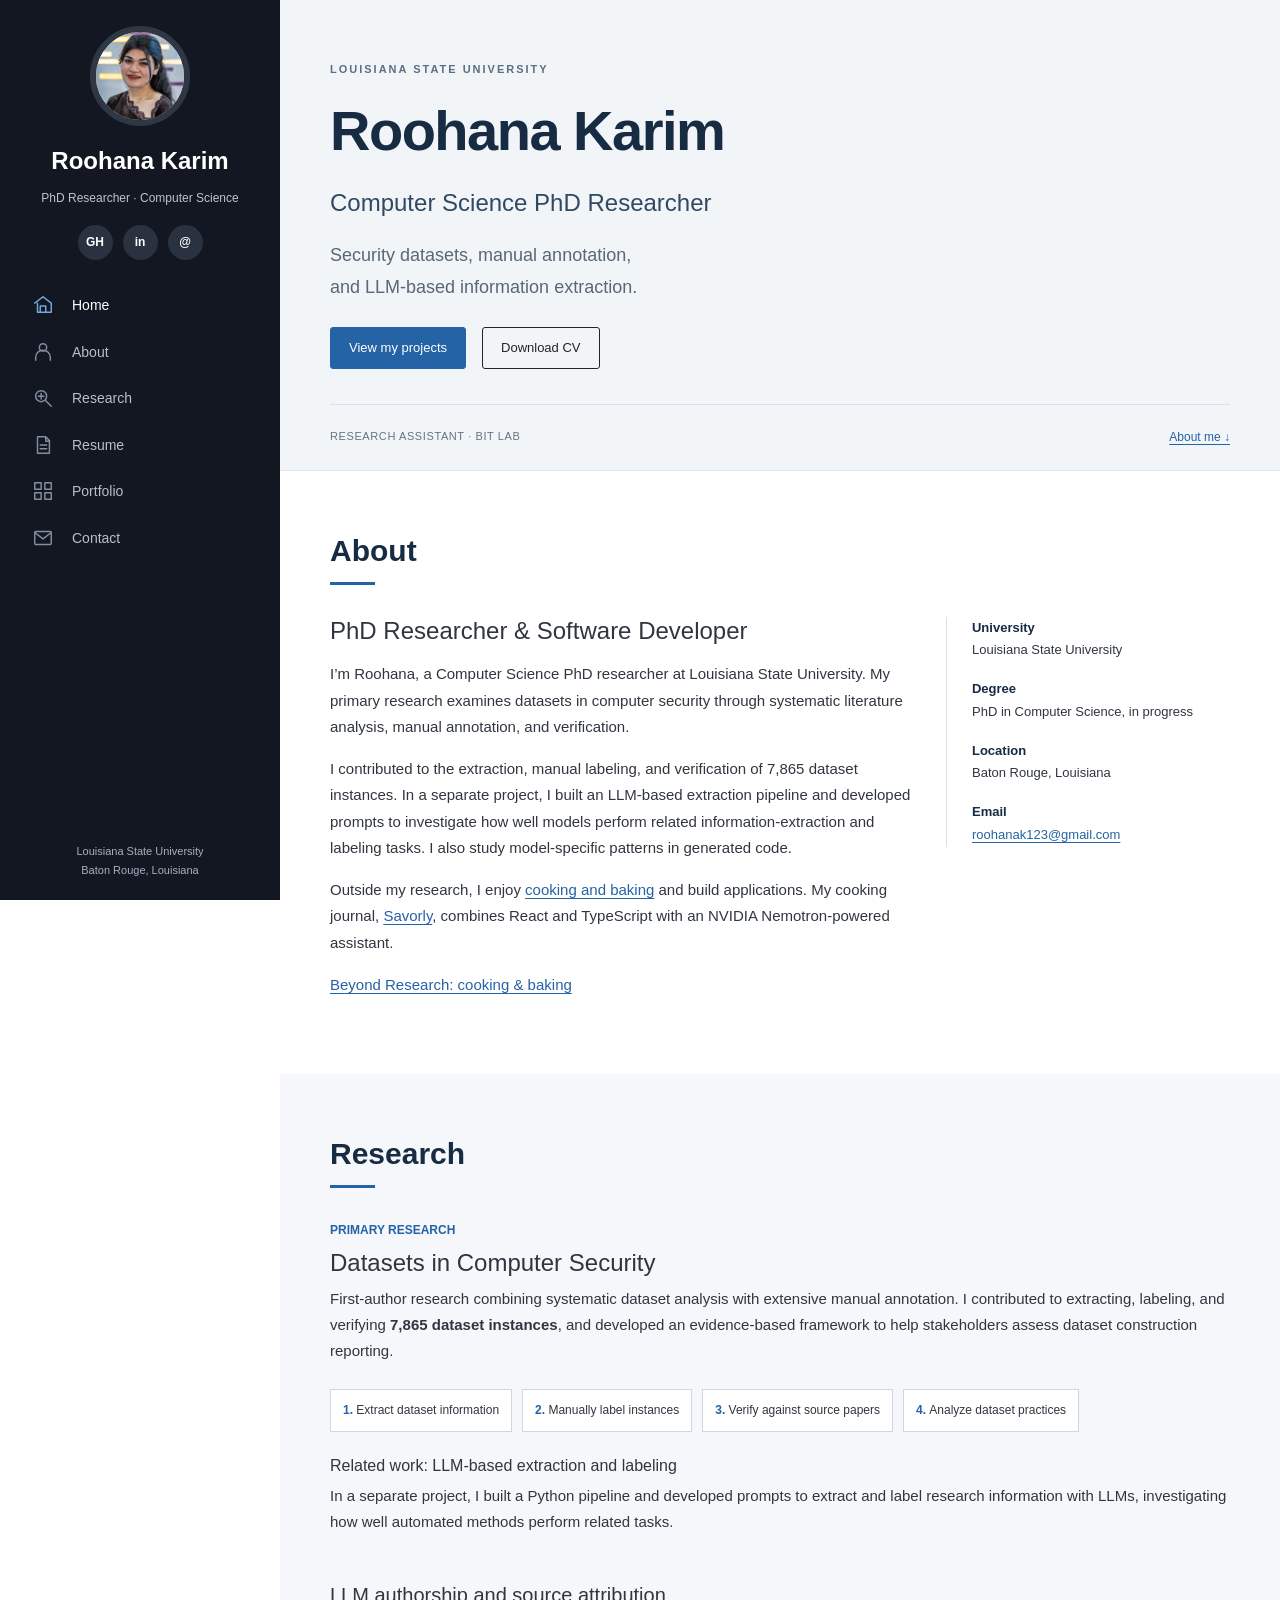
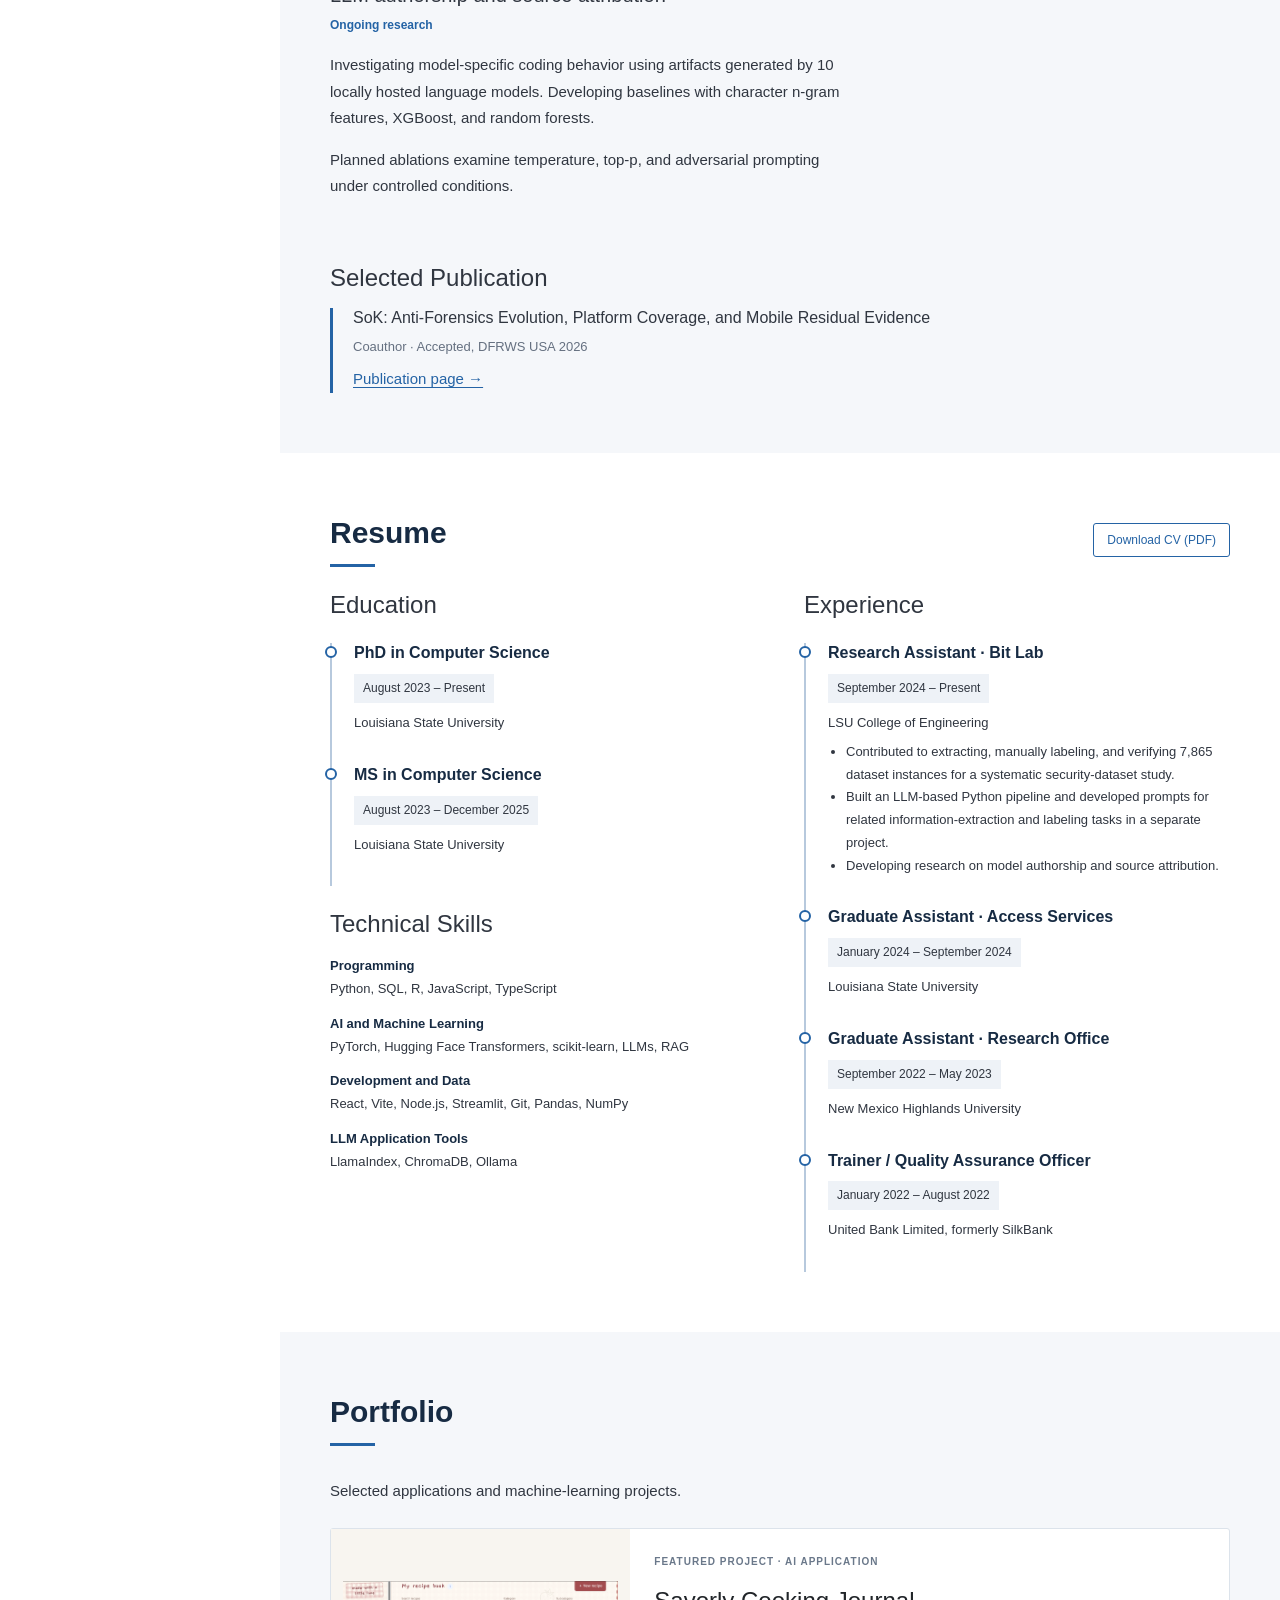
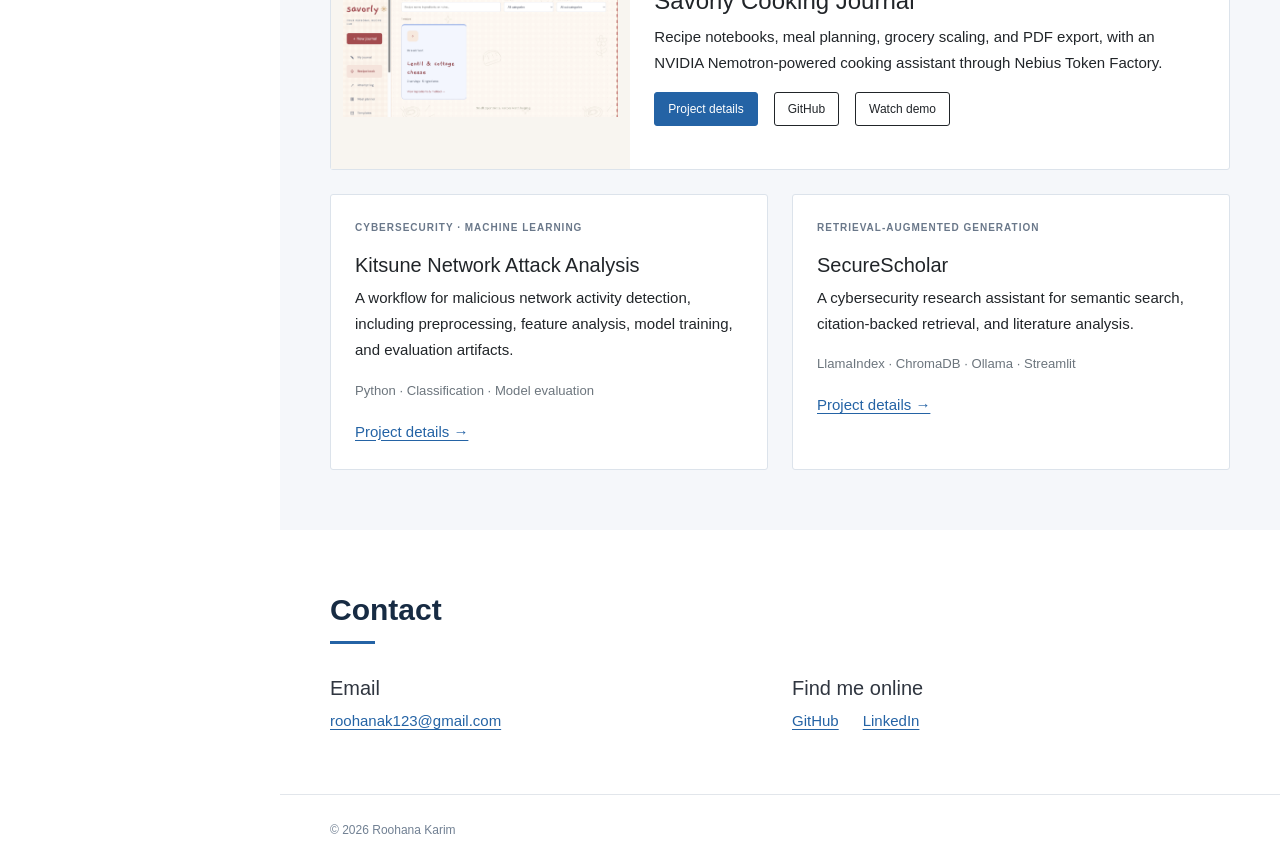
<file: index.html>
<!doctype html><html lang="en"><head><meta charset="utf-8"><meta name="viewport" content="width=device-width,initial-scale=1"><meta name="description" content="Roohana Karim, Computer Science PhD researcher at Louisiana State University. Research, publications, and software projects."><title>Roohana Karim | Research Portfolio</title><link href="bootstrap.min.css" rel="stylesheet"><link href="style.css?v=savorly-gallery-1" rel="stylesheet"></head><body><a class="visually-hidden-focusable skip" href="#main">Skip to content</a><button class="btn mobile-toggle d-lg-none" type="button" data-bs-toggle="offcanvas" data-bs-target="#sidebar" aria-controls="sidebar" aria-label="Open navigation">☰</button><aside class="offcanvas-lg offcanvas-start sidebar" tabindex="-1" id="sidebar" aria-labelledby="profile-name"><div class="offcanvas-header d-lg-none"><span>Navigation</span><button class="btn-close btn-close-white" data-bs-dismiss="offcanvas" data-bs-target="#sidebar" aria-label="Close navigation"></button></div><div class="profile"><img class="profile-photo" src="portrait.jpg" alt="Roohana Karim"><a id="profile-name" href="index.html#home">Roohana Karim</a><p>PhD Researcher · Computer Science</p><div class="social-links"><a href="https://github.com/Roohanak" aria-label="GitHub">GH</a><a href="https://www.linkedin.com/in/roohana-k-68318110b/" aria-label="LinkedIn">in</a><a href="mailto:roohanak123@gmail.com" aria-label="Email">@</a></div></div><nav class="nav flex-column" aria-label="Portfolio navigation"><a class="nav-link" href="index.html#home"><span aria-hidden="true"><svg viewBox="0 0 24 24" fill="none" stroke="currentColor" stroke-width="1.6" stroke-linecap="round" stroke-linejoin="round"><path d="m3 10 9-7 9 7v10H6V10m3 10v-7h6v7"/></svg></span> Home</a><a class="nav-link" href="index.html#about"><span aria-hidden="true"><svg viewBox="0 0 24 24" fill="none" stroke="currentColor" stroke-width="1.6" stroke-linecap="round" stroke-linejoin="round"><circle cx="12" cy="7" r="4"/><path d="M4 21v-3a8 8 0 0 1 16 0v3"/></svg></span> About</a><a class="nav-link" href="index.html#research"><span aria-hidden="true"><svg viewBox="0 0 24 24" fill="none" stroke="currentColor" stroke-width="1.6" stroke-linecap="round" stroke-linejoin="round"><circle cx="10" cy="10" r="6"/><path d="m15 15 6 6M7 10h6m-3-3v6"/></svg></span> Research</a><a class="nav-link" href="index.html#resume"><span aria-hidden="true"><svg viewBox="0 0 24 24" fill="none" stroke="currentColor" stroke-width="1.6" stroke-linecap="round" stroke-linejoin="round"><path d="M6 3h9l4 4v14H6zM15 3v5h4M9 12h7m-7 4h7"/></svg></span> Resume</a><a class="nav-link" href="index.html#portfolio"><span aria-hidden="true"><svg viewBox="0 0 24 24" fill="none" stroke="currentColor" stroke-width="1.6" stroke-linecap="round" stroke-linejoin="round"><rect x="3" y="3" width="7" height="7"/><rect x="14" y="3" width="7" height="7"/><rect x="3" y="14" width="7" height="7"/><rect x="14" y="14" width="7" height="7"/></svg></span> Portfolio</a><a class="nav-link" href="index.html#contact"><span aria-hidden="true"><svg viewBox="0 0 24 24" fill="none" stroke="currentColor" stroke-width="1.6" stroke-linecap="round" stroke-linejoin="round"><rect x="3" y="5" width="18" height="14" rx="1"/><path d="m3 6 9 7 9-7"/></svg></span> Contact</a></nav><div class="sidebar-footer">Louisiana State University<br>Baton Rouge, Louisiana</div></aside><main id="main"><section id="home" class="hero"><div class="container"><p class="hero-label">LOUISIANA STATE UNIVERSITY</p><h1>Roohana Karim</h1><p class="hero-role">Computer Science PhD Researcher</p><p class="hero-summary">Security datasets, manual annotation,<br class="d-none d-md-block"> and LLM-based information extraction.</p><div class="d-flex flex-wrap gap-3 mt-4"><a href="#portfolio" class="btn btn-primary">View my projects</a><a href="Roohana_Karim_Research_CV.pdf?v=20261119" class="btn btn-outline-dark">Download CV</a></div><div class="hero-bottom"><span>RESEARCH ASSISTANT · BIT LAB</span><a href="#about">About me ↓</a></div></div></section>
<section id="about" class="section"><div class="container"><h2 class="section-heading">About</h2><div class="row g-4"><div class="col-xl-8"><h3 class="h4 mb-3">PhD Researcher & Software Developer</h3><p>I’m Roohana, a Computer Science PhD researcher at Louisiana State University. My primary research examines datasets in computer security through systematic literature analysis, manual annotation, and verification.</p><p>I contributed to the extraction, manual labeling, and verification of 7,865 dataset instances. In a separate project, I built an LLM-based extraction pipeline and developed prompts to investigate how well models perform related information-extraction and labeling tasks. I also study model-specific patterns in generated code.</p><p>Outside my research, I enjoy <a href="beyond-research.html">cooking and baking</a> and build applications. My cooking journal, <a href="savorly.html">Savorly</a>, combines React and TypeScript with an NVIDIA Nemotron-powered assistant.</p><p><a href="beyond-research.html">Beyond Research: cooking &amp; baking</a></p></div><div class="col-xl-4"><dl class="about-details"><dt>University</dt><dd>Louisiana State University</dd><dt>Degree</dt><dd>PhD in Computer Science, in progress</dd><dt>Location</dt><dd>Baton Rouge, Louisiana</dd><dt>Email</dt><dd><a href="mailto:roohanak123@gmail.com">roohanak123@gmail.com</a></dd></dl></div></div></div></section>
<section id="research" class="section section-alt"><div class="container"><h2 class="section-heading">Research</h2><article class="dataset-research mb-5"><p class="status mb-2">PRIMARY RESEARCH</p><h3 class="h4">Datasets in Computer Security</h3><p>First-author research combining systematic dataset analysis with extensive manual annotation. I contributed to extracting, labeling, and verifying <strong>7,865 dataset instances</strong>, and developed an evidence-based framework to help stakeholders assess dataset construction reporting.</p><ol class="research-flow" aria-label="Manual dataset study workflow"><li>Extract dataset information</li><li>Manually label instances</li><li>Verify against source papers</li><li>Analyze dataset practices</li></ol><h4 class="h6 mt-4">Related work: LLM-based extraction and labeling</h4><p class="mb-0">In a separate project, I built a Python pipeline and developed prompts to extract and label research information with LLMs, investigating how well automated methods perform related tasks.</p></article><div class="row g-4"><div class="col-md-7"><h3 class="h5">LLM authorship and source attribution</h3><p class="status">Ongoing research</p><p>Investigating model-specific coding behavior using artifacts generated by 10 locally hosted language models. Developing baselines with character n-gram features, XGBoost, and random forests.</p><p>Planned ablations examine temperature, top-p, and adversarial prompting under controlled conditions.</p></div></div><h3 class="h4 mt-5 mb-3">Selected Publication</h3><article class="publication"><h4 class="h6">SoK: Anti-Forensics Evolution, Platform Coverage, and Mobile Residual Evidence</h4><p class="mb-2">Coauthor · Accepted, DFRWS USA 2026</p><a href="https://dfrws.org/presentation/sok-anti-forensics-evolution-platform-coverage-and-mobile-residual-evidence/">Publication page →</a></article></div></section>
<section id="resume" class="section"><div class="container"><div class="d-flex flex-wrap align-items-center justify-content-between gap-3 mb-4"><h2 class="section-heading mb-0">Resume</h2><a class="btn btn-outline-primary btn-sm" href="Roohana_Karim_Research_CV.pdf?v=20261119">Download CV (PDF)</a></div><div class="row g-5"><div class="col-md-6"><h3 class="h4 mb-4">Education</h3><div class="resume-item"><h4>PhD in Computer Science</h4><span class="resume-date">August 2023 – Present</span><p>Louisiana State University</p></div><div class="resume-item"><h4>MS in Computer Science</h4><span class="resume-date">August 2023 – December 2025</span><p>Louisiana State University</p></div><h3 class="h4 mt-4 mb-3">Technical Skills</h3><dl class="skills"><dt>Programming</dt><dd>Python, SQL, R, JavaScript, TypeScript</dd><dt>AI and Machine Learning</dt><dd>PyTorch, Hugging Face Transformers, scikit-learn, LLMs, RAG</dd><dt>Development and Data</dt><dd>React, Vite, Node.js, Streamlit, Git, Pandas, NumPy</dd><dt>LLM Application Tools</dt><dd>LlamaIndex, ChromaDB, Ollama</dd></dl></div><div class="col-md-6"><h3 class="h4 mb-4">Experience</h3><div class="resume-item"><h4>Research Assistant · Bit Lab</h4><span class="resume-date">September 2024 – Present</span><p>LSU College of Engineering</p><ul><li>Contributed to extracting, manually labeling, and verifying 7,865 dataset instances for a systematic security-dataset study.</li><li>Built an LLM-based Python pipeline and developed prompts for related information-extraction and labeling tasks in a separate project.</li><li>Developing research on model authorship and source attribution.</li></ul></div><div class="resume-item"><h4>Graduate Assistant · Access Services</h4><span class="resume-date">January 2024 – September 2024</span><p>Louisiana State University</p></div><div class="resume-item"><h4>Graduate Assistant · Research Office</h4><span class="resume-date">September 2022 – May 2023</span><p>New Mexico Highlands University</p></div><div class="resume-item"><h4>Trainer / Quality Assurance Officer</h4><span class="resume-date">January 2022 – August 2022</span><p>United Bank Limited, formerly SilkBank</p></div></div></div></div></section>
<section id="portfolio" class="section section-alt"><div class="container"><h2 class="section-heading">Portfolio</h2><p class="mb-4">Selected applications and machine-learning projects.</p><div class="row g-4"><div class="col-12"><article class="card featured-project"><div class="row g-0"><div class="col-md-4 project-cover savorly-cover"><a href="savorly.html#screenshots" aria-label="View Savorly screenshots"><img src="savorly-recipe-book.png" alt="Savorly recipe book screenshot" width="1200" height="640" style="display:block;width:100%;max-width:100%;height:auto" loading="lazy"></a></div><div class="col-md-8"><div class="card-body p-4"><p class="project-category">FEATURED PROJECT · AI APPLICATION</p><h3 class="h4">Savorly Cooking Journal</h3><p>Recipe notebooks, meal planning, grocery scaling, and PDF export, with an NVIDIA Nemotron-powered cooking assistant through Nebius Token Factory.</p><div class="d-flex flex-wrap gap-3"><a class="btn btn-primary btn-sm" href="savorly.html">Project details</a><a class="btn btn-outline-dark btn-sm" href="https://github.com/Roohanak/savorly">GitHub</a><a class="btn btn-outline-dark btn-sm" href="https://www.youtube.com/watch?v=6JvLUXgtp84">Watch demo</a></div></div></div></div></article></div><div class="col-md-6"><article class="card h-100"><div class="card-body p-4"><p class="project-category">CYBERSECURITY · MACHINE LEARNING</p><h3 class="h5">Kitsune Network Attack Analysis</h3><p>A workflow for malicious network activity detection, including preprocessing, feature analysis, model training, and evaluation artifacts.</p><p class="small text-secondary">Python · Classification · Model evaluation</p><a href="kitsune.html">Project details →</a></div></article></div><div class="col-md-6"><article class="card h-100"><div class="card-body p-4"><p class="project-category">RETRIEVAL-AUGMENTED GENERATION</p><h3 class="h5">SecureScholar</h3><p>A cybersecurity research assistant for semantic search, citation-backed retrieval, and literature analysis.</p><p class="small text-secondary">LlamaIndex · ChromaDB · Ollama · Streamlit</p><a href="securescholar.html">Project details →</a></div></article></div></div></div></section>

<section id="contact" class="section"><div class="container"><h2 class="section-heading">Contact</h2><div class="row g-4"><div class="col-md-6"><h3 class="h5">Email</h3><a href="mailto:roohanak123@gmail.com">roohanak123@gmail.com</a></div><div class="col-md-6"><h3 class="h5">Find me online</h3><a class="me-4" href="https://github.com/Roohanak">GitHub</a><a href="https://www.linkedin.com/in/roohana-k-68318110b/">LinkedIn</a></div></div></div></section><footer class="page-footer"><div class="container">© <span id="year">2026</span> Roohana Karim</div></footer></main><script src="bootstrap.bundle.min.js"></script><script src="script.js"></script></body></html>
</file>
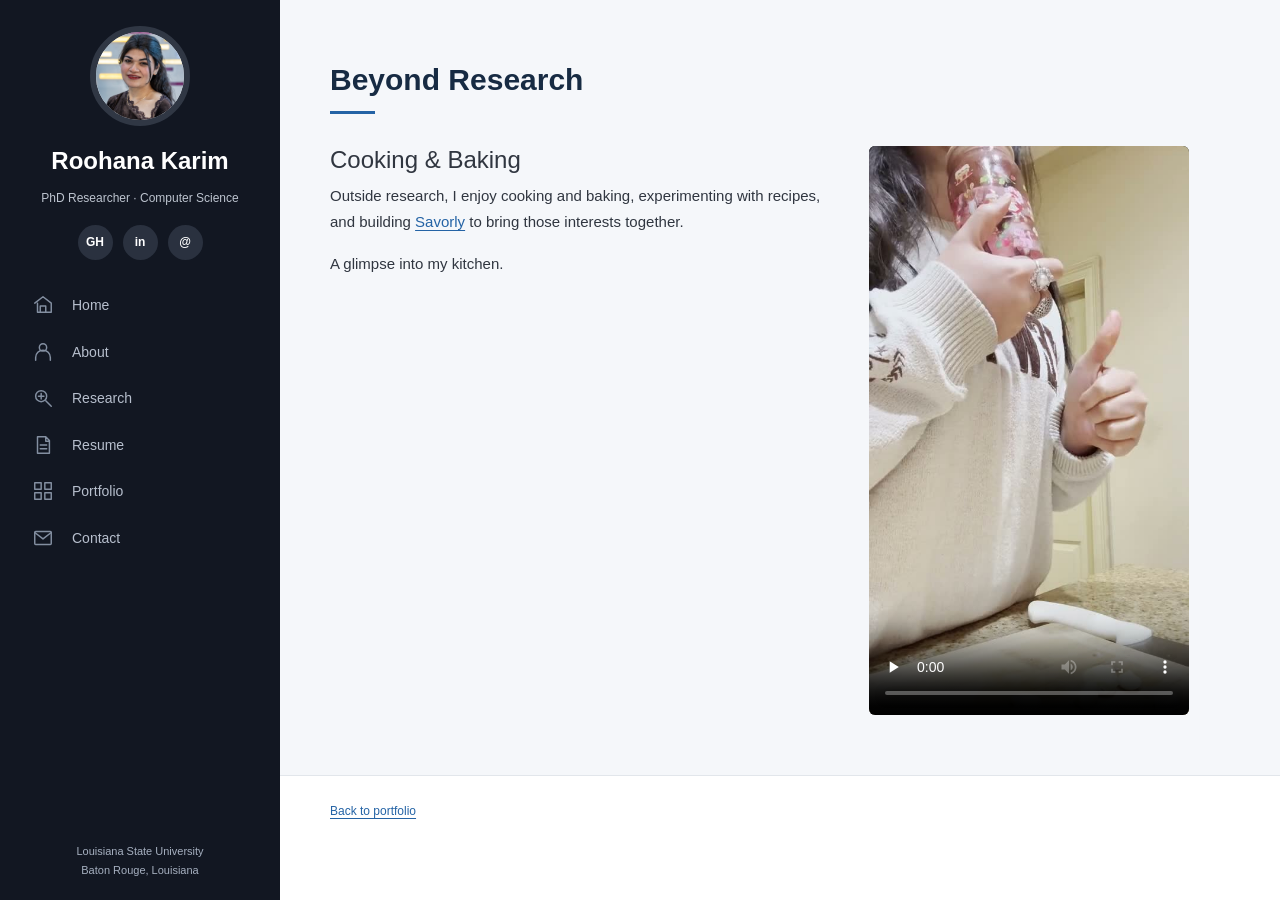
<file: beyond-research.html>
<!doctype html><html lang="en"><head><meta charset="utf-8"><meta name="viewport" content="width=device-width,initial-scale=1"><meta name="description" content="Roohana Karim, Computer Science PhD researcher at Louisiana State University. Research, publications, and software projects."><title>Beyond Research | Roohana Karim</title><link href="bootstrap.min.css" rel="stylesheet"><link href="style.css?v=savorly-gallery-1" rel="stylesheet"></head><body><a class="visually-hidden-focusable skip" href="#main">Skip to content</a><button class="btn mobile-toggle d-lg-none" type="button" data-bs-toggle="offcanvas" data-bs-target="#sidebar" aria-controls="sidebar" aria-label="Open navigation">☰</button><aside class="offcanvas-lg offcanvas-start sidebar" tabindex="-1" id="sidebar" aria-labelledby="profile-name"><div class="offcanvas-header d-lg-none"><span>Navigation</span><button class="btn-close btn-close-white" data-bs-dismiss="offcanvas" data-bs-target="#sidebar" aria-label="Close navigation"></button></div><div class="profile"><img class="profile-photo" src="portrait.jpg" alt="Roohana Karim"><a id="profile-name" href="index.html#home">Roohana Karim</a><p>PhD Researcher · Computer Science</p><div class="social-links"><a href="https://github.com/Roohanak" aria-label="GitHub">GH</a><a href="https://www.linkedin.com/in/roohana-k-68318110b/" aria-label="LinkedIn">in</a><a href="mailto:roohanak123@gmail.com" aria-label="Email">@</a></div></div><nav class="nav flex-column" aria-label="Portfolio navigation"><a class="nav-link" href="index.html#home"><span aria-hidden="true"><svg viewBox="0 0 24 24" fill="none" stroke="currentColor" stroke-width="1.6" stroke-linecap="round" stroke-linejoin="round"><path d="m3 10 9-7 9 7v10H6V10m3 10v-7h6v7"/></svg></span> Home</a><a class="nav-link" href="index.html#about"><span aria-hidden="true"><svg viewBox="0 0 24 24" fill="none" stroke="currentColor" stroke-width="1.6" stroke-linecap="round" stroke-linejoin="round"><circle cx="12" cy="7" r="4"/><path d="M4 21v-3a8 8 0 0 1 16 0v3"/></svg></span> About</a><a class="nav-link" href="index.html#research"><span aria-hidden="true"><svg viewBox="0 0 24 24" fill="none" stroke="currentColor" stroke-width="1.6" stroke-linecap="round" stroke-linejoin="round"><circle cx="10" cy="10" r="6"/><path d="m15 15 6 6M7 10h6m-3-3v6"/></svg></span> Research</a><a class="nav-link" href="index.html#resume"><span aria-hidden="true"><svg viewBox="0 0 24 24" fill="none" stroke="currentColor" stroke-width="1.6" stroke-linecap="round" stroke-linejoin="round"><path d="M6 3h9l4 4v14H6zM15 3v5h4M9 12h7m-7 4h7"/></svg></span> Resume</a><a class="nav-link" href="index.html#portfolio"><span aria-hidden="true"><svg viewBox="0 0 24 24" fill="none" stroke="currentColor" stroke-width="1.6" stroke-linecap="round" stroke-linejoin="round"><rect x="3" y="3" width="7" height="7"/><rect x="14" y="3" width="7" height="7"/><rect x="3" y="14" width="7" height="7"/><rect x="14" y="14" width="7" height="7"/></svg></span> Portfolio</a><a class="nav-link" href="index.html#contact"><span aria-hidden="true"><svg viewBox="0 0 24 24" fill="none" stroke="currentColor" stroke-width="1.6" stroke-linecap="round" stroke-linejoin="round"><rect x="3" y="5" width="18" height="14" rx="1"/><path d="m3 6 9 7 9-7"/></svg></span> Contact</a></nav><div class="sidebar-footer">Louisiana State University<br>Baton Rouge, Louisiana</div></aside><main id="main"><section id="beyond-research" class="section section-alt"><div class="container"><h2 class="section-heading">Beyond Research</h2><div class="row g-4 align-items-start"><div class="col-md-7"><h3 class="h4">Cooking &amp; Baking</h3><p>Outside research, I enjoy cooking and baking, experimenting with recipes, and building <a href="savorly.html">Savorly</a> to bring those interests together.</p><p>A glimpse into my kitchen.</p></div><div class="col-md-5"><video controls playsinline preload="none" poster="cooking-baking-poster.jpg" aria-label="Roohana's cooking video" style="display:block;width:100%;max-width:320px;max-height:570px;background:#111;border-radius:6px"><source src="cooking-baking.mp4" type="video/mp4">Your browser does not support embedded video. <a href="cooking-baking.mp4">Watch the cooking video</a>.</video></div></div></div></section><footer class="page-footer"><div class="container"><a href="index.html#about">Back to portfolio</a></div></footer></main><script src="bootstrap.bundle.min.js"></script><script src="script.js"></script></body></html>
</file>
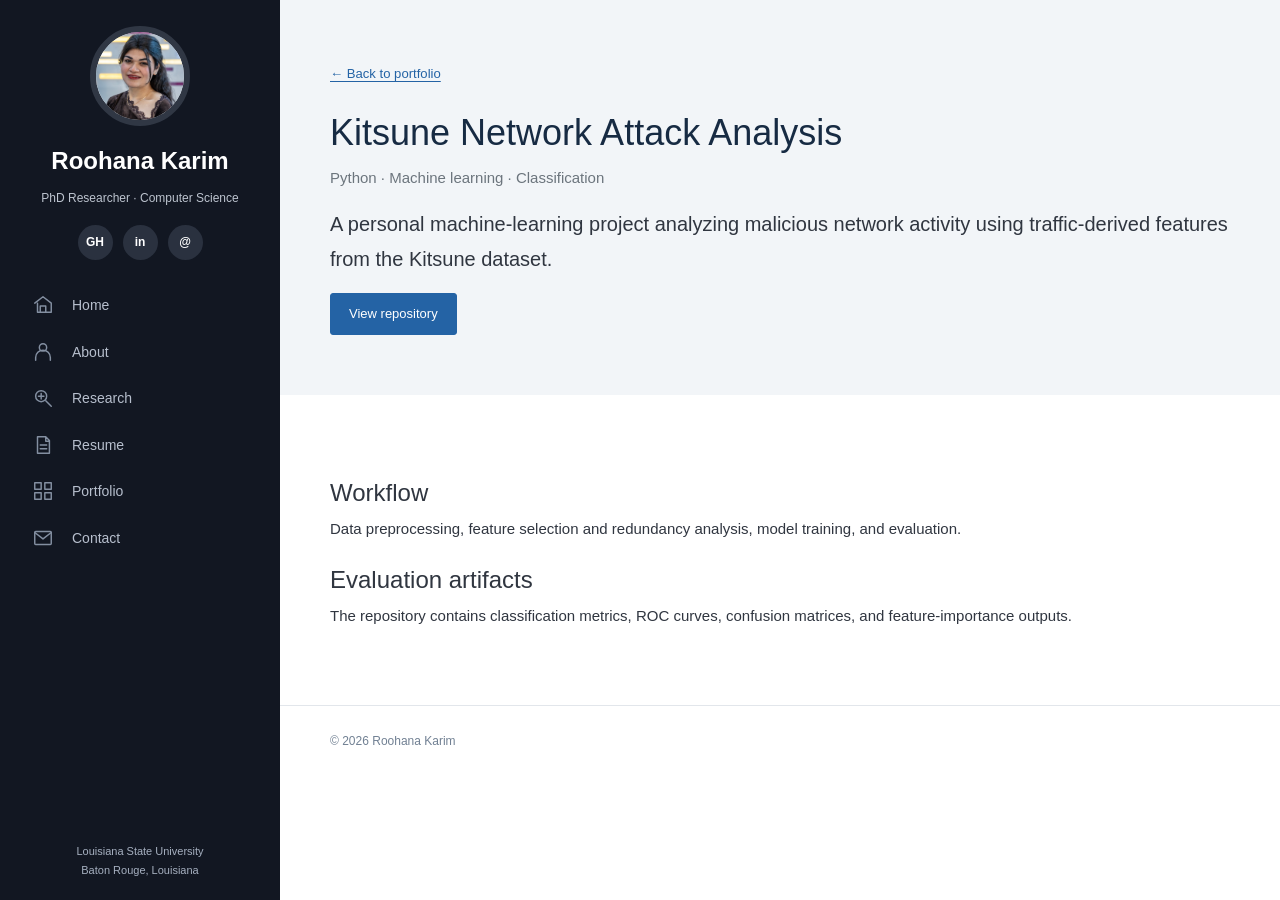
<file: kitsune.html>
<!doctype html><html lang="en"><head><meta charset="utf-8"><meta name="viewport" content="width=device-width,initial-scale=1"><meta name="description" content="Roohana Karim, Computer Science PhD researcher at Louisiana State University. Research, publications, and software projects."><title>Kitsune Network Attack Analysis | Roohana Karim</title><link href="bootstrap.min.css" rel="stylesheet"><link href="style.css" rel="stylesheet"></head><body><a class="visually-hidden-focusable skip" href="#main">Skip to content</a><button class="btn mobile-toggle d-lg-none" type="button" data-bs-toggle="offcanvas" data-bs-target="#sidebar" aria-controls="sidebar" aria-label="Open navigation">☰</button><aside class="offcanvas-lg offcanvas-start sidebar" tabindex="-1" id="sidebar" aria-labelledby="profile-name"><div class="offcanvas-header d-lg-none"><span>Navigation</span><button class="btn-close btn-close-white" data-bs-dismiss="offcanvas" data-bs-target="#sidebar" aria-label="Close navigation"></button></div><div class="profile"><img class="profile-photo" src="portrait.jpg" alt="Roohana Karim"><a id="profile-name" href="index.html#home">Roohana Karim</a><p>PhD Researcher · Computer Science</p><div class="social-links"><a href="https://github.com/Roohanak" aria-label="GitHub">GH</a><a href="https://www.linkedin.com/in/roohana-k-68318110b/" aria-label="LinkedIn">in</a><a href="mailto:roohanak123@gmail.com" aria-label="Email">@</a></div></div><nav class="nav flex-column" aria-label="Portfolio navigation"><a class="nav-link" href="index.html#home"><span aria-hidden="true"><svg viewBox="0 0 24 24" fill="none" stroke="currentColor" stroke-width="1.6" stroke-linecap="round" stroke-linejoin="round"><path d="m3 10 9-7 9 7v10H6V10m3 10v-7h6v7"/></svg></span> Home</a><a class="nav-link" href="index.html#about"><span aria-hidden="true"><svg viewBox="0 0 24 24" fill="none" stroke="currentColor" stroke-width="1.6" stroke-linecap="round" stroke-linejoin="round"><circle cx="12" cy="7" r="4"/><path d="M4 21v-3a8 8 0 0 1 16 0v3"/></svg></span> About</a><a class="nav-link" href="index.html#research"><span aria-hidden="true"><svg viewBox="0 0 24 24" fill="none" stroke="currentColor" stroke-width="1.6" stroke-linecap="round" stroke-linejoin="round"><circle cx="10" cy="10" r="6"/><path d="m15 15 6 6M7 10h6m-3-3v6"/></svg></span> Research</a><a class="nav-link" href="index.html#resume"><span aria-hidden="true"><svg viewBox="0 0 24 24" fill="none" stroke="currentColor" stroke-width="1.6" stroke-linecap="round" stroke-linejoin="round"><path d="M6 3h9l4 4v14H6zM15 3v5h4M9 12h7m-7 4h7"/></svg></span> Resume</a><a class="nav-link" href="index.html#portfolio"><span aria-hidden="true"><svg viewBox="0 0 24 24" fill="none" stroke="currentColor" stroke-width="1.6" stroke-linecap="round" stroke-linejoin="round"><rect x="3" y="3" width="7" height="7"/><rect x="14" y="3" width="7" height="7"/><rect x="3" y="14" width="7" height="7"/><rect x="14" y="14" width="7" height="7"/></svg></span> Portfolio</a><a class="nav-link" href="index.html#contact"><span aria-hidden="true"><svg viewBox="0 0 24 24" fill="none" stroke="currentColor" stroke-width="1.6" stroke-linecap="round" stroke-linejoin="round"><rect x="3" y="5" width="18" height="14" rx="1"/><path d="m3 6 9 7 9-7"/></svg></span> Contact</a></nav><div class="sidebar-footer">Louisiana State University<br>Baton Rouge, Louisiana</div></aside><main id="main"><section class="section detail-header"><div class="container"><a class="small" href="index.html#portfolio">← Back to portfolio</a><h1 class="mt-4">Kitsune Network Attack Analysis</h1><p class="text-secondary">Python · Machine learning · Classification</p><p class="lead">A personal machine-learning project analyzing malicious network activity using traffic-derived features from the Kitsune dataset.</p><a class="btn btn-primary" href="https://github.com/Roohanak/Kitsune_cybersecurity_dataset_analysis">View repository</a></div></section><section class="section"><div class="container detail-content"><h2 class="h4 mt-4">Workflow</h2><p>Data preprocessing, feature selection and redundancy analysis, model training, and evaluation.</p><h2 class="h4 mt-4">Evaluation artifacts</h2><p>The repository contains classification metrics, ROC curves, confusion matrices, and feature-importance outputs.</p></div></section><footer class="page-footer"><div class="container">© <span id="year">2026</span> Roohana Karim</div></footer></main><script src="bootstrap.bundle.min.js"></script><script src="script.js"></script></body></html>
</file>
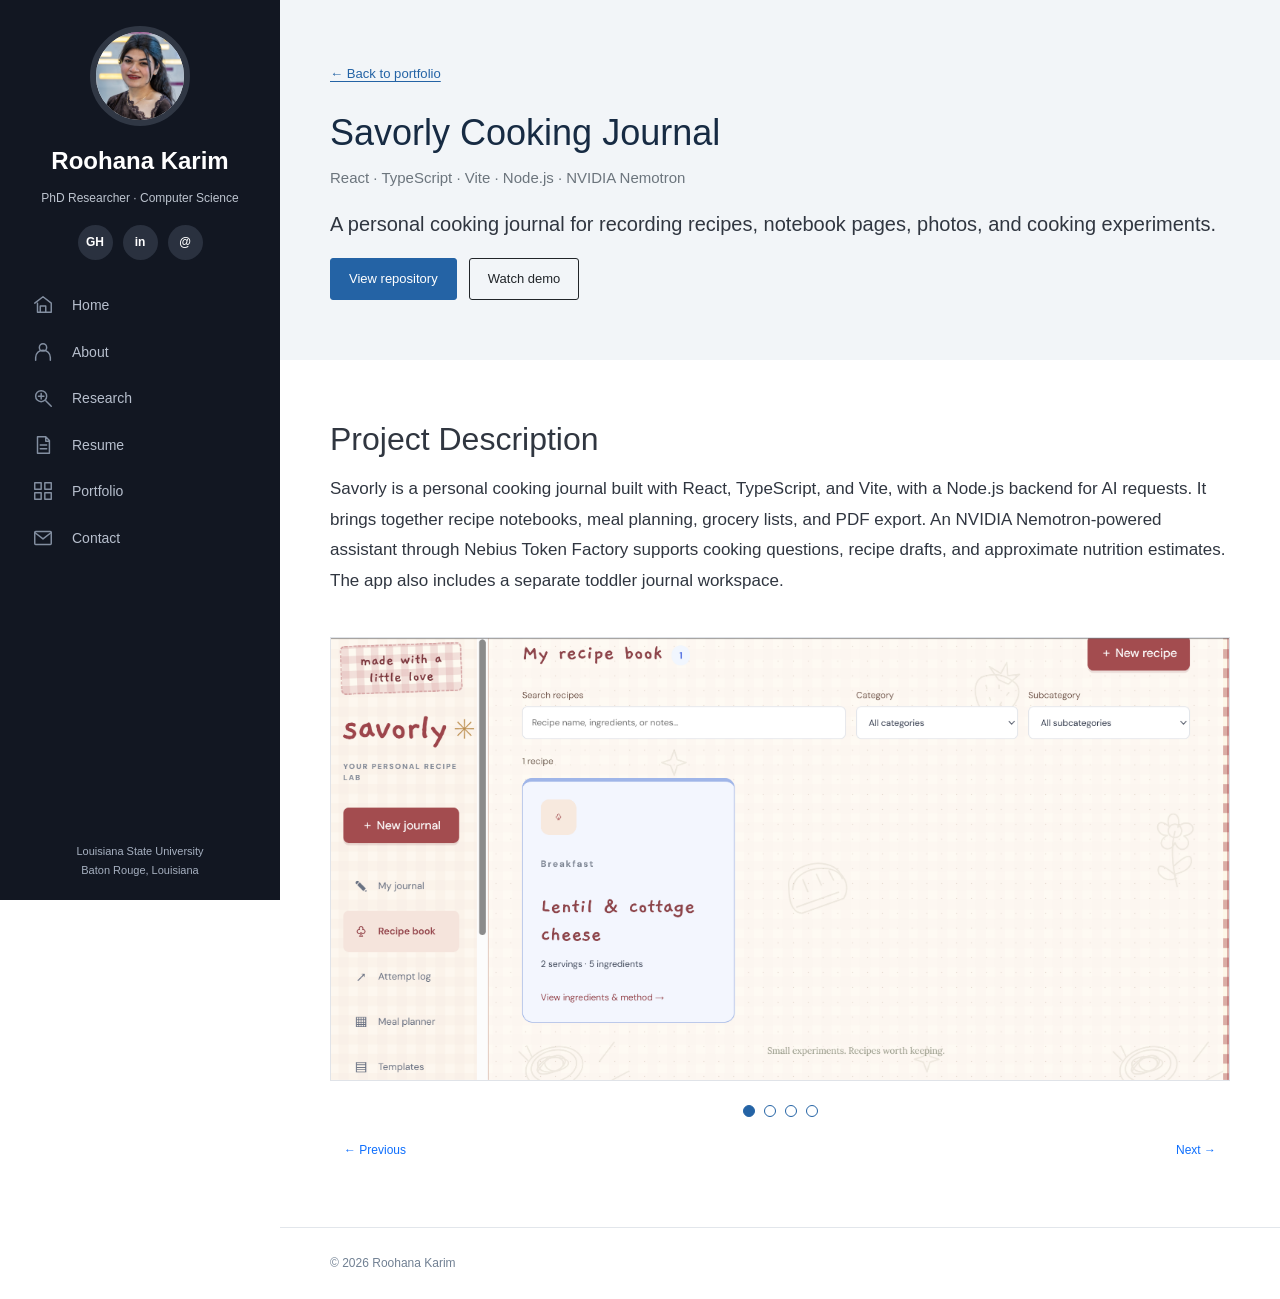
<file: savorly.html>
<!doctype html><html lang="en"><head><meta charset="utf-8"><meta name="viewport" content="width=device-width,initial-scale=1"><meta name="description" content="Roohana Karim, Computer Science PhD researcher at Louisiana State University. Research, publications, and software projects."><title>Savorly Cooking Journal | Roohana Karim</title><link href="bootstrap.min.css" rel="stylesheet"><link href="style.css?v=savorly-carousel-2" rel="stylesheet"></head><body><a class="visually-hidden-focusable skip" href="#main">Skip to content</a><button class="btn mobile-toggle d-lg-none" type="button" data-bs-toggle="offcanvas" data-bs-target="#sidebar" aria-controls="sidebar" aria-label="Open navigation">☰</button><aside class="offcanvas-lg offcanvas-start sidebar" tabindex="-1" id="sidebar" aria-labelledby="profile-name"><div class="offcanvas-header d-lg-none"><span>Navigation</span><button class="btn-close btn-close-white" data-bs-dismiss="offcanvas" data-bs-target="#sidebar" aria-label="Close navigation"></button></div><div class="profile"><img class="profile-photo" src="portrait.jpg" alt="Roohana Karim"><a id="profile-name" href="index.html#home">Roohana Karim</a><p>PhD Researcher · Computer Science</p><div class="social-links"><a href="https://github.com/Roohanak" aria-label="GitHub">GH</a><a href="https://www.linkedin.com/in/roohana-k-68318110b/" aria-label="LinkedIn">in</a><a href="mailto:roohanak123@gmail.com" aria-label="Email">@</a></div></div><nav class="nav flex-column" aria-label="Portfolio navigation"><a class="nav-link" href="index.html#home"><span aria-hidden="true"><svg viewBox="0 0 24 24" fill="none" stroke="currentColor" stroke-width="1.6" stroke-linecap="round" stroke-linejoin="round"><path d="m3 10 9-7 9 7v10H6V10m3 10v-7h6v7"/></svg></span> Home</a><a class="nav-link" href="index.html#about"><span aria-hidden="true"><svg viewBox="0 0 24 24" fill="none" stroke="currentColor" stroke-width="1.6" stroke-linecap="round" stroke-linejoin="round"><circle cx="12" cy="7" r="4"/><path d="M4 21v-3a8 8 0 0 1 16 0v3"/></svg></span> About</a><a class="nav-link" href="index.html#research"><span aria-hidden="true"><svg viewBox="0 0 24 24" fill="none" stroke="currentColor" stroke-width="1.6" stroke-linecap="round" stroke-linejoin="round"><circle cx="10" cy="10" r="6"/><path d="m15 15 6 6M7 10h6m-3-3v6"/></svg></span> Research</a><a class="nav-link" href="index.html#resume"><span aria-hidden="true"><svg viewBox="0 0 24 24" fill="none" stroke="currentColor" stroke-width="1.6" stroke-linecap="round" stroke-linejoin="round"><path d="M6 3h9l4 4v14H6zM15 3v5h4M9 12h7m-7 4h7"/></svg></span> Resume</a><a class="nav-link" href="index.html#portfolio"><span aria-hidden="true"><svg viewBox="0 0 24 24" fill="none" stroke="currentColor" stroke-width="1.6" stroke-linecap="round" stroke-linejoin="round"><rect x="3" y="3" width="7" height="7"/><rect x="14" y="3" width="7" height="7"/><rect x="3" y="14" width="7" height="7"/><rect x="14" y="14" width="7" height="7"/></svg></span> Portfolio</a><a class="nav-link" href="index.html#contact"><span aria-hidden="true"><svg viewBox="0 0 24 24" fill="none" stroke="currentColor" stroke-width="1.6" stroke-linecap="round" stroke-linejoin="round"><rect x="3" y="5" width="18" height="14" rx="1"/><path d="m3 6 9 7 9-7"/></svg></span> Contact</a></nav><div class="sidebar-footer">Louisiana State University<br>Baton Rouge, Louisiana</div></aside><main id="main"><section class="section detail-header"><div class="container"><a class="small" href="index.html#portfolio">← Back to portfolio</a><h1 class="mt-4">Savorly Cooking Journal</h1><p class="text-secondary">React · TypeScript · Vite · Node.js · NVIDIA Nemotron</p><p class="lead">A personal cooking journal for recording recipes, notebook pages, photos, and cooking experiments.</p><a class="btn btn-primary" href="https://github.com/Roohanak/savorly">View repository</a> <a class="btn btn-outline-dark ms-2" href="https://www.youtube.com/watch?v=6JvLUXgtp84">Watch demo</a></div></section><section class="section project-showcase" id="screenshots"><div class="container"><h2 class="h2 mb-3">Project Description</h2><p class="project-description">Savorly is a personal cooking journal built with React, TypeScript, and Vite, with a Node.js backend for AI requests. It brings together recipe notebooks, meal planning, grocery lists, and PDF export. An NVIDIA Nemotron-powered assistant through Nebius Token Factory supports cooking questions, recipe drafts, and approximate nutrition estimates. The app also includes a separate toddler journal workspace.</p><div id="savorlyCarousel" class="carousel slide screenshot-carousel" data-bs-interval="false" aria-label="Savorly application screenshots"><div class="carousel-inner"><div class="carousel-item active"><a href="savorly-recipe-book.png" target="_blank" rel="noopener" aria-label="Open full screenshot: Recipe book"><img src="savorly-recipe-book.png" class="d-block w-100" style="width:100%;height:auto" alt="Recipe book"></a></div><div class="carousel-item"><a href="savorly-meal-planner.png" target="_blank" rel="noopener" aria-label="Open full screenshot: Meal planner and grocery list"><img src="savorly-meal-planner.png" class="d-block w-100" style="width:100%;height:auto" alt="Meal planner and grocery list"></a></div><div class="carousel-item"><a href="savorly-ai-nutrition.png" target="_blank" rel="noopener" aria-label="Open full screenshot: AI-assisted calories and macro estimates"><img src="savorly-ai-nutrition.png" class="d-block w-100" style="width:100%;height:auto" alt="AI-assisted calories and macro estimates"></a></div><div class="carousel-item"><a href="savorly-toddler-planner.png" target="_blank" rel="noopener" aria-label="Open full screenshot: Toddler journal workspace"><img src="savorly-toddler-planner.png" class="d-block w-100" style="width:100%;height:auto" alt="Toddler journal workspace"></a></div></div><div class="carousel-indicators position-static mt-4"><button type="button" data-bs-target="#savorlyCarousel" data-bs-slide-to="0" class="active" aria-current="true" aria-label="Screenshot 1: Recipe book"></button><button type="button" data-bs-target="#savorlyCarousel" data-bs-slide-to="1"  aria-label="Screenshot 2: Meal planner and grocery list"></button><button type="button" data-bs-target="#savorlyCarousel" data-bs-slide-to="2"  aria-label="Screenshot 3: AI-assisted calories and macro estimates"></button><button type="button" data-bs-target="#savorlyCarousel" data-bs-slide-to="3"  aria-label="Screenshot 4: Toddler journal workspace"></button></div><div class="d-flex justify-content-between mt-2"><button class="btn btn-link btn-sm" type="button" data-bs-target="#savorlyCarousel" data-bs-slide="prev">← Previous</button><button class="btn btn-link btn-sm" type="button" data-bs-target="#savorlyCarousel" data-bs-slide="next">Next →</button></div></div></div></section><footer class="page-footer"><div class="container">© <span id="year">2026</span> Roohana Karim</div></footer></main><script src="bootstrap.bundle.min.js"></script><script src="script.js"></script></body></html>
</file>
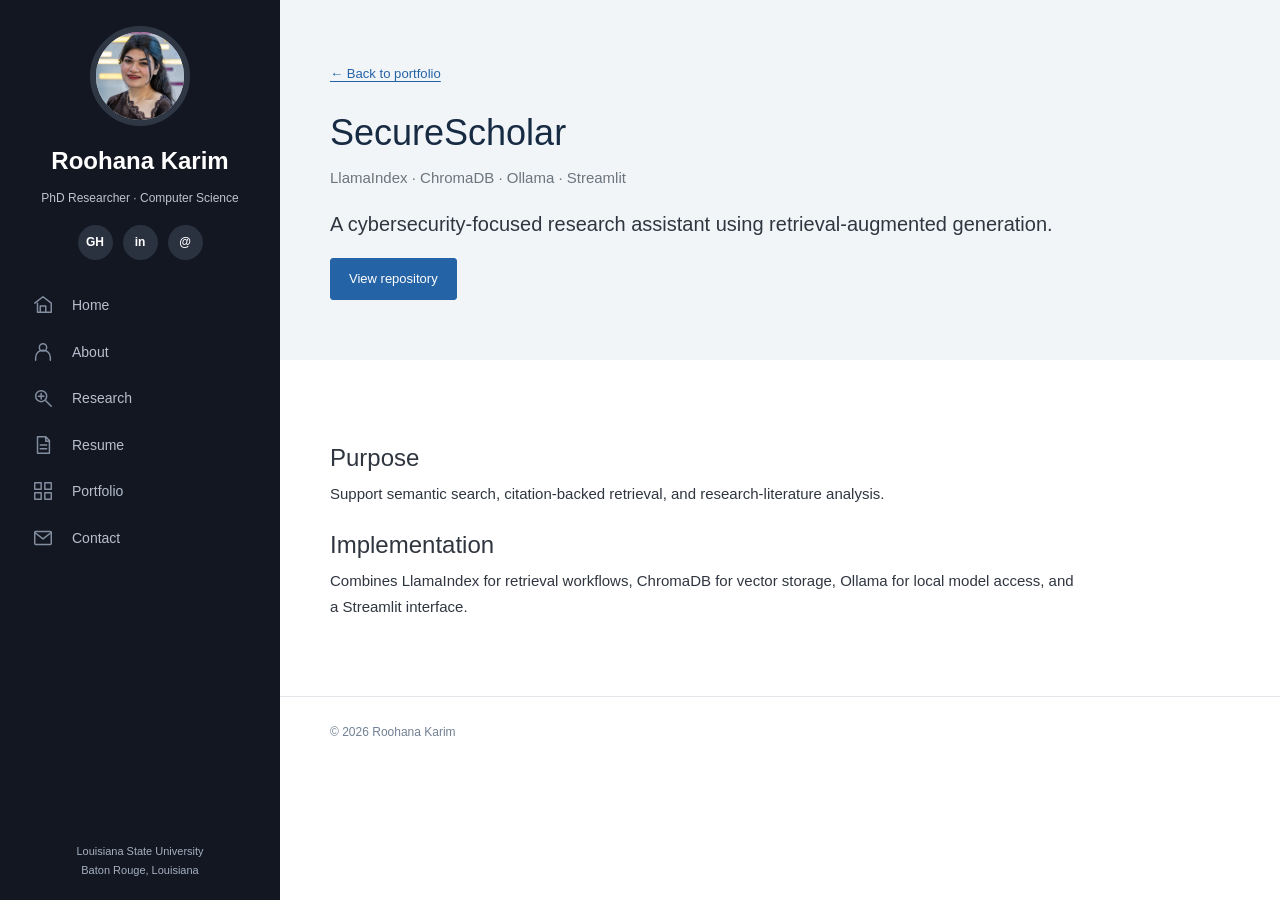
<file: securescholar.html>
<!doctype html><html lang="en"><head><meta charset="utf-8"><meta name="viewport" content="width=device-width,initial-scale=1"><meta name="description" content="Roohana Karim, Computer Science PhD researcher at Louisiana State University. Research, publications, and software projects."><title>SecureScholar | Roohana Karim</title><link href="bootstrap.min.css" rel="stylesheet"><link href="style.css" rel="stylesheet"></head><body><a class="visually-hidden-focusable skip" href="#main">Skip to content</a><button class="btn mobile-toggle d-lg-none" type="button" data-bs-toggle="offcanvas" data-bs-target="#sidebar" aria-controls="sidebar" aria-label="Open navigation">☰</button><aside class="offcanvas-lg offcanvas-start sidebar" tabindex="-1" id="sidebar" aria-labelledby="profile-name"><div class="offcanvas-header d-lg-none"><span>Navigation</span><button class="btn-close btn-close-white" data-bs-dismiss="offcanvas" data-bs-target="#sidebar" aria-label="Close navigation"></button></div><div class="profile"><img class="profile-photo" src="portrait.jpg" alt="Roohana Karim"><a id="profile-name" href="index.html#home">Roohana Karim</a><p>PhD Researcher · Computer Science</p><div class="social-links"><a href="https://github.com/Roohanak" aria-label="GitHub">GH</a><a href="https://www.linkedin.com/in/roohana-k-68318110b/" aria-label="LinkedIn">in</a><a href="mailto:roohanak123@gmail.com" aria-label="Email">@</a></div></div><nav class="nav flex-column" aria-label="Portfolio navigation"><a class="nav-link" href="index.html#home"><span aria-hidden="true"><svg viewBox="0 0 24 24" fill="none" stroke="currentColor" stroke-width="1.6" stroke-linecap="round" stroke-linejoin="round"><path d="m3 10 9-7 9 7v10H6V10m3 10v-7h6v7"/></svg></span> Home</a><a class="nav-link" href="index.html#about"><span aria-hidden="true"><svg viewBox="0 0 24 24" fill="none" stroke="currentColor" stroke-width="1.6" stroke-linecap="round" stroke-linejoin="round"><circle cx="12" cy="7" r="4"/><path d="M4 21v-3a8 8 0 0 1 16 0v3"/></svg></span> About</a><a class="nav-link" href="index.html#research"><span aria-hidden="true"><svg viewBox="0 0 24 24" fill="none" stroke="currentColor" stroke-width="1.6" stroke-linecap="round" stroke-linejoin="round"><circle cx="10" cy="10" r="6"/><path d="m15 15 6 6M7 10h6m-3-3v6"/></svg></span> Research</a><a class="nav-link" href="index.html#resume"><span aria-hidden="true"><svg viewBox="0 0 24 24" fill="none" stroke="currentColor" stroke-width="1.6" stroke-linecap="round" stroke-linejoin="round"><path d="M6 3h9l4 4v14H6zM15 3v5h4M9 12h7m-7 4h7"/></svg></span> Resume</a><a class="nav-link" href="index.html#portfolio"><span aria-hidden="true"><svg viewBox="0 0 24 24" fill="none" stroke="currentColor" stroke-width="1.6" stroke-linecap="round" stroke-linejoin="round"><rect x="3" y="3" width="7" height="7"/><rect x="14" y="3" width="7" height="7"/><rect x="3" y="14" width="7" height="7"/><rect x="14" y="14" width="7" height="7"/></svg></span> Portfolio</a><a class="nav-link" href="index.html#contact"><span aria-hidden="true"><svg viewBox="0 0 24 24" fill="none" stroke="currentColor" stroke-width="1.6" stroke-linecap="round" stroke-linejoin="round"><rect x="3" y="5" width="18" height="14" rx="1"/><path d="m3 6 9 7 9-7"/></svg></span> Contact</a></nav><div class="sidebar-footer">Louisiana State University<br>Baton Rouge, Louisiana</div></aside><main id="main"><section class="section detail-header"><div class="container"><a class="small" href="index.html#portfolio">← Back to portfolio</a><h1 class="mt-4">SecureScholar</h1><p class="text-secondary">LlamaIndex · ChromaDB · Ollama · Streamlit</p><p class="lead">A cybersecurity-focused research assistant using retrieval-augmented generation.</p><a class="btn btn-primary" href="https://github.com/Roohanak/SecureScholar">View repository</a></div></section><section class="section"><div class="container detail-content"><h2 class="h4 mt-4">Purpose</h2><p>Support semantic search, citation-backed retrieval, and research-literature analysis.</p><h2 class="h4 mt-4">Implementation</h2><p>Combines LlamaIndex for retrieval workflows, ChromaDB for vector storage, Ollama for local model access, and a Streamlit interface.</p></div></section><footer class="page-footer"><div class="container">© <span id="year">2026</span> Roohana Karim</div></footer></main><script src="bootstrap.bundle.min.js"></script><script src="script.js"></script></body></html>
</file>
<file: style.css>
:root{--accent:#2463a5;--dark:#121722;--muted:#627080}html{scroll-behavior:smooth;scroll-padding-top:30px}body{font-family:Arial,Helvetica,sans-serif;color:#303640;font-size:15px;line-height:1.75;background:#fff}a{color:var(--accent);text-underline-offset:3px}a:hover{color:#174573}h1,h2,h3,h4{color:#172b43;line-height:1.3}a:focus-visible,button:focus-visible{outline:3px solid #cf8b2c!important;outline-offset:4px}.sidebar{background:var(--dark)!important;color:#fff!important;width:280px!important;position:fixed;inset:0 auto 0 0;z-index:1040;display:flex;flex-direction:column;border:none!important;overflow-y:auto}.profile{text-align:center;padding:36px 18px 20px}.profile-photo{width:112px;height:112px;border:6px solid #303744;border-radius:50%;display:grid;place-items:center;margin:0 auto 20px;background:#e9edf2;color:#34455b;font:400 32px Georgia,serif}.profile>a{color:#fff;font-weight:700;font-size:24px;text-decoration:none}.profile p{font-size:12px;color:#bdc4cf;margin-top:6px}.social-links{display:flex;justify-content:center;gap:10px;margin:20px 0 8px}.social-links a{display:grid;place-items:center;width:35px;height:35px;border-radius:50%;background:#2a313f;color:#fff;text-decoration:none;font-size:12px;font-weight:700}.social-links a:hover{background:var(--accent)}.sidebar nav{padding:15px 24px}.sidebar .nav-link{color:#b7bfcd;padding:13px 8px;font-size:14px;display:flex;gap:17px;align-items:center}.sidebar .nav-link>span{font-size:22px;width:23px;color:#838fa1;line-height:1}.sidebar .nav-link:hover,.sidebar .nav-link.active{color:#fff}.sidebar .nav-link.active>span{color:#70a8df}.sidebar-footer{font-size:11px;color:#a6b0c0;text-align:center;padding:28px 15px;margin-top:auto}main{margin-left:280px}.container{max-width:1100px;padding-left:50px;padding-right:50px}.hero{padding:94px 0 0;background:#f2f5f8;min-height:550px;display:flex;align-items:center;border-bottom:1px solid #e1e7ed}.hero h1{font-size:56px;letter-spacing:-1.5px;font-weight:700;margin:14px 0}.hero-label{font-size:11px;letter-spacing:2px;color:#5b6e84;font-weight:700}.hero-role{font-size:24px;margin-bottom:16px;color:#324963}.hero-summary{font-size:18px;color:#5a6776}.hero-bottom{display:flex;justify-content:space-between;border-top:1px solid #d8e1ea;margin-top:65px;padding:22px 0;gap:20px;font-size:11px;letter-spacing:.6px;color:#657486}.hero-bottom a{letter-spacing:0;font-size:12px}.section{padding:60px 0}.section-alt{background:#f5f7fa}.section-heading{font-size:30px;font-weight:700;margin-bottom:32px;padding-bottom:15px;position:relative}.section-heading:after{content:'';position:absolute;bottom:0;left:0;width:45px;height:3px;background:var(--accent)}.about-details{border-left:1px solid #dce2e9;padding-left:25px;font-size:13px}.about-details dt{color:#172b43}.about-details dd{margin:0 0 16px}.status{font-size:12px;color:var(--accent);font-weight:700}.publication{border-left:3px solid var(--accent);padding-left:20px}.publication p{font-size:13px;color:#657080}.resume-item{position:relative;padding:0 0 24px 22px;border-left:2px solid #b7c9dd}.resume-item:before{content:'';position:absolute;left:-7px;top:3px;width:12px;height:12px;border:2px solid var(--accent);background:#fff;border-radius:50%}.resume-item h4{font-size:16px;font-weight:700;margin-bottom:10px}.resume-date{background:#eef2f7;padding:4px 9px;font-size:12px;display:inline-block;margin-bottom:9px}.resume-item p,.resume-item ul{font-size:13px;margin-bottom:6px}.resume-item ul{padding-left:18px}.skills{font-size:13px}.skills dt{margin-top:12px;color:#172b43}.card{border:1px solid #dce3eb;border-radius:3px;box-shadow:none}.project-category{font-size:10px;letter-spacing:1px;color:#6a788a;font-weight:700}.project-cover{background:#e1e8f1;display:flex;flex-direction:column;justify-content:center;padding:30px;color:#344c6b;min-height:240px}.cover-name{font:italic 42px Georgia,serif;color:#253c5b}.project-cover>span:nth-child(2){font-size:14px;margin:5px 0 26px}.cover-stack{font-size:10px;line-height:1.8}.btn{border-radius:3px;font-size:13px;padding:10px 18px}.btn-sm{padding:7px 13px;font-size:12px}.btn-primary{--bs-btn-bg:#2463a5;--bs-btn-border-color:#2463a5;--bs-btn-hover-bg:#194d82;--bs-btn-hover-border-color:#194d82}.btn-outline-primary{--bs-btn-color:#2463a5;--bs-btn-border-color:#2463a5;--bs-btn-hover-bg:#2463a5;--bs-btn-hover-border-color:#2463a5}.page-footer{padding:25px 0;border-top:1px solid #e2e6eb;font-size:12px;color:#718093}.mobile-toggle{position:fixed;right:14px;top:14px;background:#172b43!important;color:#fff!important;z-index:1030;font-size:20px;padding:5px 12px}.skip{position:fixed;z-index:1100;background:white;padding:10px}.detail-header{background:#f2f5f8}.detail-header h1{font-size:36px}.detail-content{max-width:850px;margin-left:0}@media(max-width:1199px){.container{padding-left:32px;padding-right:32px}.hero h1{font-size:48px}.hero-role{font-size:22px}}@media(max-width:991px){main{margin-left:0}.sidebar{width:280px!important}.hero{padding-top:80px;min-height:510px}.hero h1{font-size:44px}.profile{padding-top:10px}.hero-bottom{margin-top:50px}.section{padding:45px 0}}@media(max-width:575px){.container{padding-left:24px;padding-right:24px}.hero h1{font-size:39px}.hero-role{font-size:20px}.hero-summary{font-size:16px}.hero{min-height:500px}.hero-bottom{display:block;margin-top:38px}.hero-bottom a{display:block;margin-top:10px}.section-heading{font-size:27px}.about-details{border-left:0;border-top:1px solid #dce2e9;padding:20px 0 0}.detail-header h1{font-size:30px}}@media(prefers-reduced-motion:reduce){html{scroll-behavior:auto}}
.sidebar .nav-link svg{width:22px;height:22px;display:block}@media(min-width:992px){.profile{padding-top:26px;padding-bottom:10px}.profile-photo{width:100px;height:100px;margin-bottom:14px}.social-links{margin:16px 0 4px}.sidebar nav{padding-top:8px;padding-bottom:8px}.sidebar .nav-link{padding-top:11px;padding-bottom:11px}.sidebar-footer{padding-top:15px;padding-bottom:20px}}

img.profile-photo{object-fit:cover;object-position:50% 27%}.dataset-research{max-width:900px}.research-flow{list-style:none;display:flex;flex-wrap:wrap;gap:10px;padding:0;margin:24px 0 0;counter-reset:flow}.research-flow li{counter-increment:flow;font-size:12px;border:1px solid #ccd7e3;background:#fff;padding:10px 12px}.research-flow li:before{content:counter(flow) ". ";font-weight:700;color:#2463a5}@media(max-width:575px){.research-flow{display:grid;grid-template-columns:1fr 1fr}.research-flow li{font-size:11px}}

/* Persistent left profile column and right content column. */
.sidebar.offcanvas-lg{visibility:visible!important;transform:none!important;position:fixed!important;top:0;bottom:0;left:0;display:flex!important;max-width:none!important;height:100dvh!important}
.mobile-toggle,.sidebar .offcanvas-header{display:none!important}
.hero{min-height:400px;padding-top:60px}.hero-bottom{margin-top:35px}
@media(min-width:576px) and (max-width:991px){.sidebar.offcanvas-lg{width:210px!important}.profile{padding:25px 12px 10px}.profile-photo{width:90px;height:90px}.profile>a{font-size:21px}.profile p{font-size:11px}.sidebar nav{padding:10px 20px}.sidebar .nav-link{padding:10px 5px;gap:12px}.sidebar-footer{padding:15px 10px}main{margin-left:210px}.container{padding-left:25px;padding-right:25px}.hero h1{font-size:34px}.hero-role{font-size:19px}.hero-summary{font-size:15px}.hero{min-height:370px;padding-top:45px}}
@media(max-width:575px){.sidebar.offcanvas-lg{width:100px!important}.profile{padding:20px 7px 8px}.profile-photo{width:64px;height:64px;border-width:3px;margin-bottom:12px}.profile>a{font-size:14px;line-height:1.25;display:block}.profile p{display:none}.social-links{gap:5px;flex-wrap:wrap;margin:14px 0 5px}.social-links a{width:24px;height:24px;font-size:9px}.sidebar nav{padding:10px 5px}.sidebar .nav-link{padding:11px 2px;font-size:10px;gap:4px;flex-direction:column;line-height:1.3}.sidebar .nav-link svg{width:19px;height:19px}.sidebar-footer{font-size:8px;padding:15px 5px}main{margin-left:100px;min-width:0}.container{padding-left:18px;padding-right:18px}.hero h1{font-size:29px;letter-spacing:-.5px}.hero-label{font-size:8px;letter-spacing:1px}.hero-role{font-size:17px}.hero-summary{font-size:14px}.hero{min-height:400px;padding-top:35px}.hero .btn{font-size:11px;padding:8px 10px}.hero-bottom{font-size:8px;margin-top:25px}.section{padding:35px 0}.section-heading{font-size:24px}.section p,.section li{font-size:13px}.research-flow{grid-template-columns:1fr}.project-cover{min-height:180px;padding:20px}.cover-name{font-size:34px}.card-body{padding:18px!important}.section .h4{font-size:20px}.section .h5{font-size:17px}.detail-header h1{font-size:27px}}

.savorly-shot{background:#fff;border:1px solid #dce3eb;border-radius:3px;overflow:hidden}.savorly-shot>a{display:block;background:#faf8f4}.savorly-shot img{display:block;width:100%;height:auto;aspect-ratio:auto}.savorly-shot figcaption{padding:16px 18px}.savorly-cover{padding:12px;background:#f8f5f0}.savorly-cover img{display:block;width:100%;height:auto}.savorly-cover a{display:block}

.project-showcase{background:#fff}.project-description{font-size:17px;line-height:1.8;max-width:1000px;margin-bottom:40px}.screenshot-carousel{max-width:1000px}.screenshot-carousel .carousel-inner{border:1px solid #e0e3e8}.screenshot-carousel img{display:block;width:100%;height:auto}.screenshot-carousel .carousel-indicators{gap:9px;margin-left:0;margin-right:0}.screenshot-carousel .carousel-indicators [data-bs-target]{box-sizing:border-box;width:12px;height:12px;border-radius:50%;background:#fff;border:1.5px solid #2463a5;opacity:1;margin:0}.screenshot-carousel .carousel-indicators .active{background:#2463a5}.screenshot-carousel .btn-link{text-decoration:none}@media(max-width:575px){.project-description{font-size:14px}}
</file>
